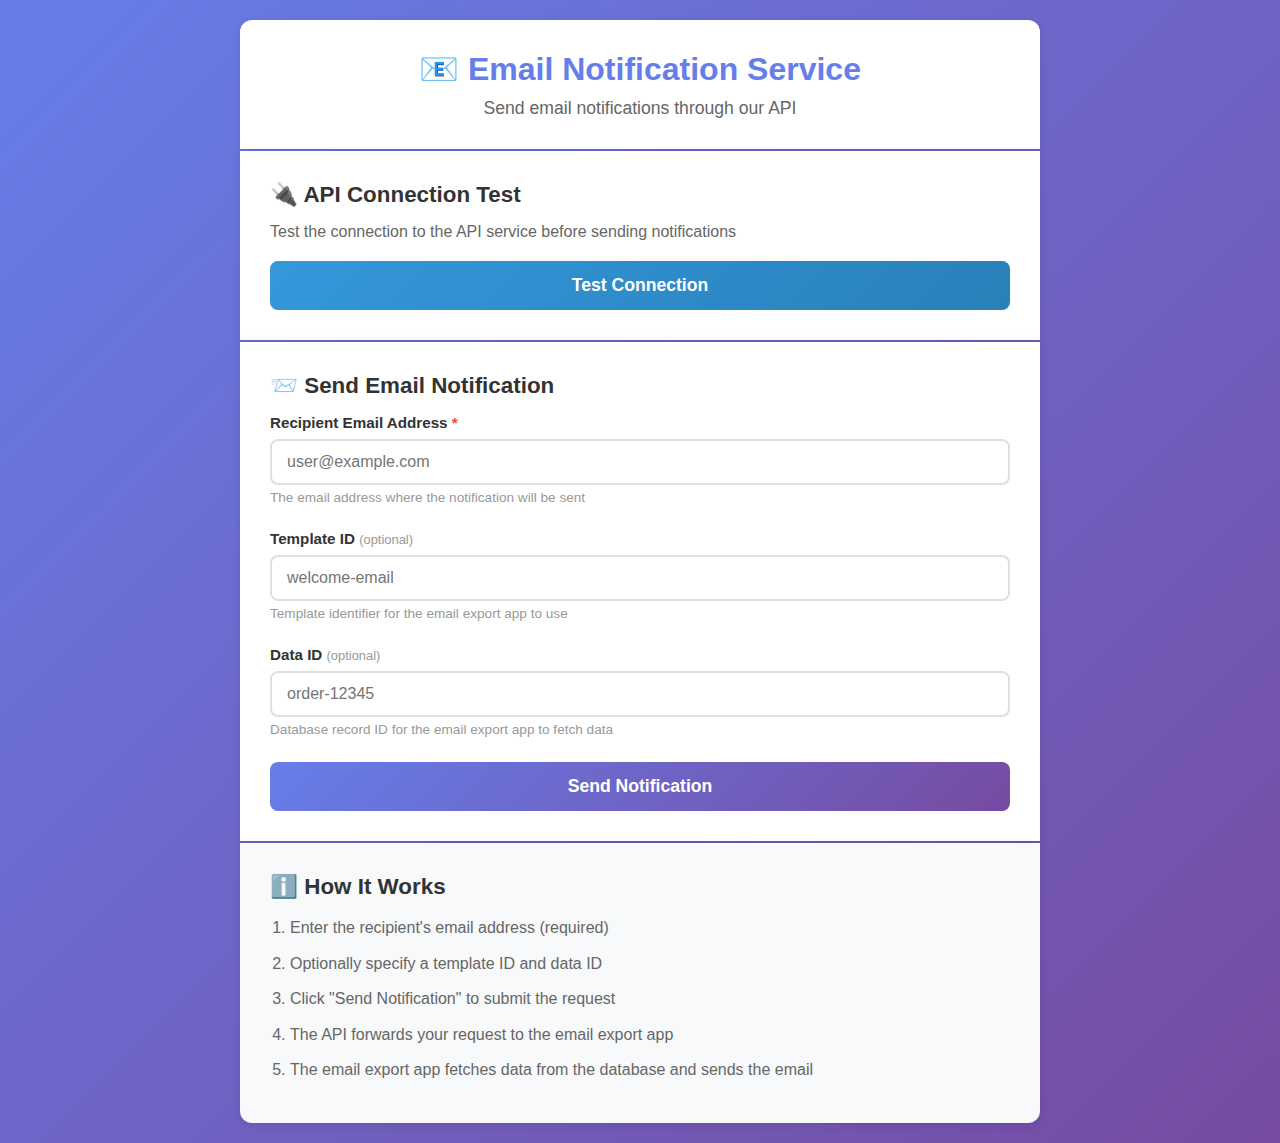
<file: index.html>
<!DOCTYPE html>
<html lang="en">
  <head>
    <meta charset="UTF-8" />
    <meta name="viewport" content="width=device-width, initial-scale=1.0" />
    <title>Email Notification Service</title>
    <link rel="stylesheet" href="styles.css" />
  </head>
  <body>
    <div class="container">
      <header>
        <h1>📧 Email Notification Service</h1>
        <p class="subtitle">Send email notifications through our API</p>
      </header>

      <!-- API Connection Test Section -->
      <div class="test-section">
        <h2>🔌 API Connection Test</h2>
        <p>
          Test the connection to the API service before sending notifications
        </p>
        <button id="testConnectionBtn" class="btn btn-test">
          <span class="btn-text">Test Connection</span>
          <span class="spinner" style="display: none">⏳</span>
        </button>
        <div id="testResult" class="result-box" style="display: none"></div>
      </div>

      <!-- Email Notification Form -->
      <div class="form-section">
        <h2>📨 Send Email Notification</h2>

        <form id="notificationForm">
          <div class="form-group">
            <label for="recipientEmail">
              Recipient Email Address <span class="required">*</span>
            </label>
            <input
              type="email"
              id="recipientEmail"
              name="recipientEmail"
              placeholder="user@example.com"
              required
            />
            <small class="help-text"
              >The email address where the notification will be sent</small
            >
          </div>

          <div class="form-group">
            <label for="templateId">
              Template ID <span class="optional">(optional)</span>
            </label>
            <input
              type="text"
              id="templateId"
              name="templateId"
              placeholder="welcome-email"
              maxlength="50"
            />
            <small class="help-text"
              >Template identifier for the email export app to use</small
            >
          </div>

          <div class="form-group">
            <label for="dataId">
              Data ID <span class="optional">(optional)</span>
            </label>
            <input
              type="text"
              id="dataId"
              name="dataId"
              placeholder="order-12345"
              maxlength="100"
            />
            <small class="help-text"
              >Database record ID for the email export app to fetch data</small
            >
          </div>

          <button type="submit" id="submitBtn" class="btn btn-primary">
            <span class="btn-text">Send Notification</span>
            <span class="spinner" style="display: none">⏳</span>
          </button>
        </form>

        <div id="formResult" class="result-box" style="display: none"></div>
      </div>

      <!-- Information Section -->
      <div class="info-section">
        <h3>ℹ️ How It Works</h3>
        <ol>
          <li>Enter the recipient's email address (required)</li>
          <li>Optionally specify a template ID and data ID</li>
          <li>Click "Send Notification" to submit the request</li>
          <li>The API forwards your request to the email export app</li>
          <li>
            The email export app fetches data from the database and sends the
            email
          </li>
        </ol>
      </div>
    </div>

    <script src="config.js"></script>
    <script src="app.js"></script>
  </body>
</html>
</file>
<file: styles.css>
/* Reset and Base Styles */
* {
  margin: 0;
  padding: 0;
  box-sizing: border-box;
}

body {
  font-family: "Segoe UI", Tahoma, Geneva, Verdana, sans-serif;
  background: linear-gradient(135deg, #667eea 0%, #764ba2 100%);
  min-height: 100vh;
  padding: 20px;
  color: #333;
}

.container {
  max-width: 800px;
  margin: 0 auto;
}

/* Header Styles */
header {
  background: white;
  padding: 30px;
  border-radius: 12px 12px 0 0;
  box-shadow: 0 2px 10px rgba(0, 0, 0, 0.1);
  text-align: center;
}

header h1 {
  color: #667eea;
  margin-bottom: 10px;
  font-size: 2em;
}

.subtitle {
  color: #666;
  font-size: 1.1em;
}

/* Section Styles */
.test-section,
.form-section,
.info-section {
  background: white;
  padding: 30px;
  margin-top: 2px;
  box-shadow: 0 2px 10px rgba(0, 0, 0, 0.1);
}

.info-section {
  border-radius: 0 0 12px 12px;
}

.test-section h2,
.form-section h2,
.info-section h3 {
  color: #333;
  margin-bottom: 15px;
  font-size: 1.4em;
}

.test-section p {
  color: #666;
  margin-bottom: 20px;
}

/* Form Styles */
.form-group {
  margin-bottom: 25px;
}

label {
  display: block;
  margin-bottom: 8px;
  font-weight: 600;
  color: #333;
  font-size: 0.95em;
}

.required {
  color: #e74c3c;
  font-weight: bold;
}

.optional {
  color: #999;
  font-weight: normal;
  font-size: 0.85em;
}

input {
  width: 100%;
  padding: 12px 15px;
  border: 2px solid #e0e0e0;
  border-radius: 8px;
  font-size: 1em;
  transition: all 0.3s ease;
}

input:focus {
  outline: none;
  border-color: #667eea;
  box-shadow: 0 0 0 3px rgba(102, 126, 234, 0.1);
}

input:invalid:not(:placeholder-shown) {
  border-color: #e74c3c;
}

.help-text {
  display: block;
  margin-top: 5px;
  color: #999;
  font-size: 0.85em;
}

/* Button Styles */
.btn {
  width: 100%;
  padding: 14px 20px;
  border: none;
  border-radius: 8px;
  font-size: 1.1em;
  font-weight: 600;
  cursor: pointer;
  transition: all 0.3s ease;
  display: flex;
  align-items: center;
  justify-content: center;
  gap: 10px;
}

.btn-primary {
  background: linear-gradient(135deg, #667eea 0%, #764ba2 100%);
  color: white;
}

.btn-primary:hover:not(:disabled) {
  transform: translateY(-2px);
  box-shadow: 0 5px 15px rgba(102, 126, 234, 0.4);
}

.btn-test {
  background: linear-gradient(135deg, #3498db 0%, #2980b9 100%);
  color: white;
}

.btn-test:hover:not(:disabled) {
  transform: translateY(-2px);
  box-shadow: 0 5px 15px rgba(52, 152, 219, 0.4);
}

.btn:disabled {
  opacity: 0.6;
  cursor: not-allowed;
}

.spinner {
  animation: spin 1s linear infinite;
}

@keyframes spin {
  0% {
    transform: rotate(0deg);
  }
  100% {
    transform: rotate(360deg);
  }
}

/* Result Box Styles */
.result-box {
  margin-top: 20px;
  padding: 15px 20px;
  border-radius: 8px;
  animation: slideIn 0.3s ease;
}

@keyframes slideIn {
  from {
    opacity: 0;
    transform: translateY(-10px);
  }
  to {
    opacity: 1;
    transform: translateY(0);
  }
}

.result-box.success {
  background: #d4edda;
  border: 2px solid #28a745;
  color: #155724;
}

.result-box.error {
  background: #f8d7da;
  border: 2px solid #dc3545;
  color: #721c24;
}

.result-box.info {
  background: #d1ecf1;
  border: 2px solid #17a2b8;
  color: #0c5460;
}

.result-box strong {
  display: block;
  margin-bottom: 8px;
  font-size: 1.1em;
}

.result-box pre {
  background: rgba(0, 0, 0, 0.05);
  padding: 10px;
  border-radius: 4px;
  overflow-x: auto;
  font-size: 0.85em;
  margin-top: 10px;
}

.result-box .detail-item {
  margin: 5px 0;
}

.result-box .label {
  font-weight: 600;
}

/* Info Section Styles */
.info-section {
  background: #f8f9fa;
}

.info-section ol {
  margin-left: 20px;
  color: #666;
}

.info-section li {
  margin: 10px 0;
  line-height: 1.6;
}

/* Status Indicators */
.status-indicator {
  display: inline-block;
  width: 12px;
  height: 12px;
  border-radius: 50%;
  margin-right: 8px;
}

.status-online {
  background: #28a745;
  box-shadow: 0 0 5px rgba(40, 167, 69, 0.5);
}

.status-offline {
  background: #dc3545;
  box-shadow: 0 0 5px rgba(220, 53, 69, 0.5);
}

/* Responsive Design */
@media (max-width: 600px) {
  body {
    padding: 10px;
  }

  header h1 {
    font-size: 1.5em;
  }

  .test-section,
  .form-section,
  .info-section {
    padding: 20px;
  }

  .btn {
    font-size: 1em;
    padding: 12px 16px;
  }
}
</file>
